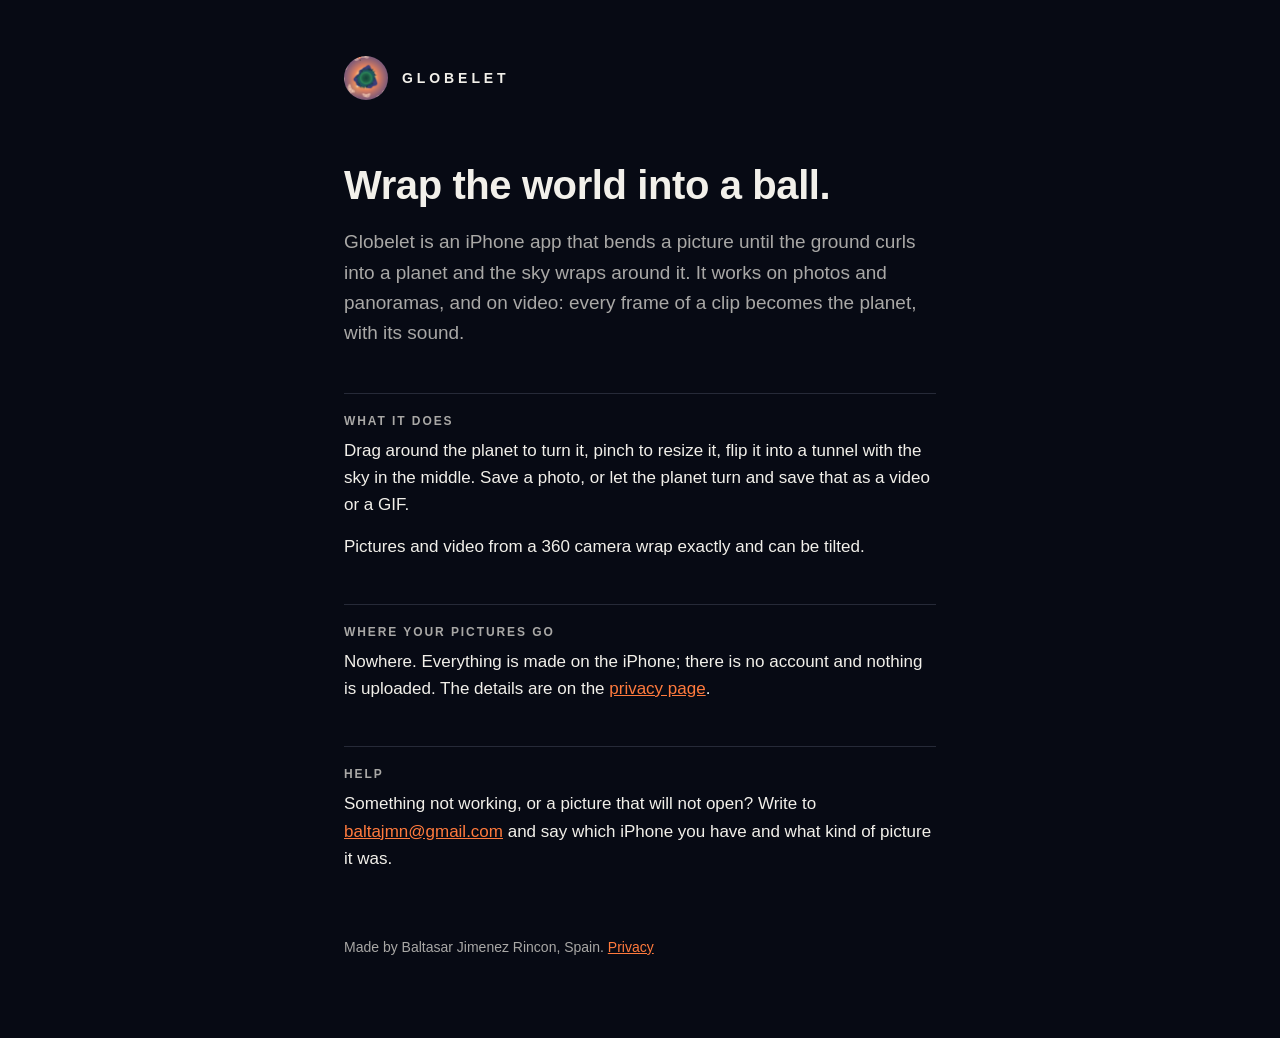
<file: index.html>
<!doctype html>
<html lang="en">
<meta charset="utf-8">
<meta name="viewport" content="width=device-width, initial-scale=1">
<title>Globelet: tiny planets from photos and video</title>
<meta name="description" content="Globelet for iPhone wraps a photo, a panorama, a 360 picture or a whole video into a tiny planet you can turn, tilt and save.">
<link rel="stylesheet" href="/assets/site.css">
<div class="wrap">
  <a class="mark" href="/"><img src="/assets/icon-180.png" alt="">GLOBELET</a>
  <h1>Wrap the world into a ball.</h1>
  <p class="lead">Globelet is an iPhone app that bends a picture until the ground curls into a planet and the sky wraps around it. It works on photos and panoramas, and on video: every frame of a clip becomes the planet, with its sound.</p>
  <h2>What it does</h2>
  <p>Drag around the planet to turn it, pinch to resize it, flip it into a tunnel with the sky in the middle. Save a photo, or let the planet turn and save that as a video or a GIF.</p>
  <p>Pictures and video from a 360 camera wrap exactly and can be tilted.</p>
  <h2>Where your pictures go</h2>
  <p>Nowhere. Everything is made on the iPhone; there is no account and nothing is uploaded. The details are on the <a href="/privacy/">privacy page</a>.</p>
  <h2>Help</h2>
  <p>Something not working, or a picture that will not open? Write to <a href="mailto:baltajmn@gmail.com?subject=Globelet">baltajmn@gmail.com</a> and say which iPhone you have and what kind of picture it was.</p>
  <footer>Made by Baltasar Jimenez Rincon, Spain. <a href="/privacy/">Privacy</a></footer>
</div>
</html>
</file>
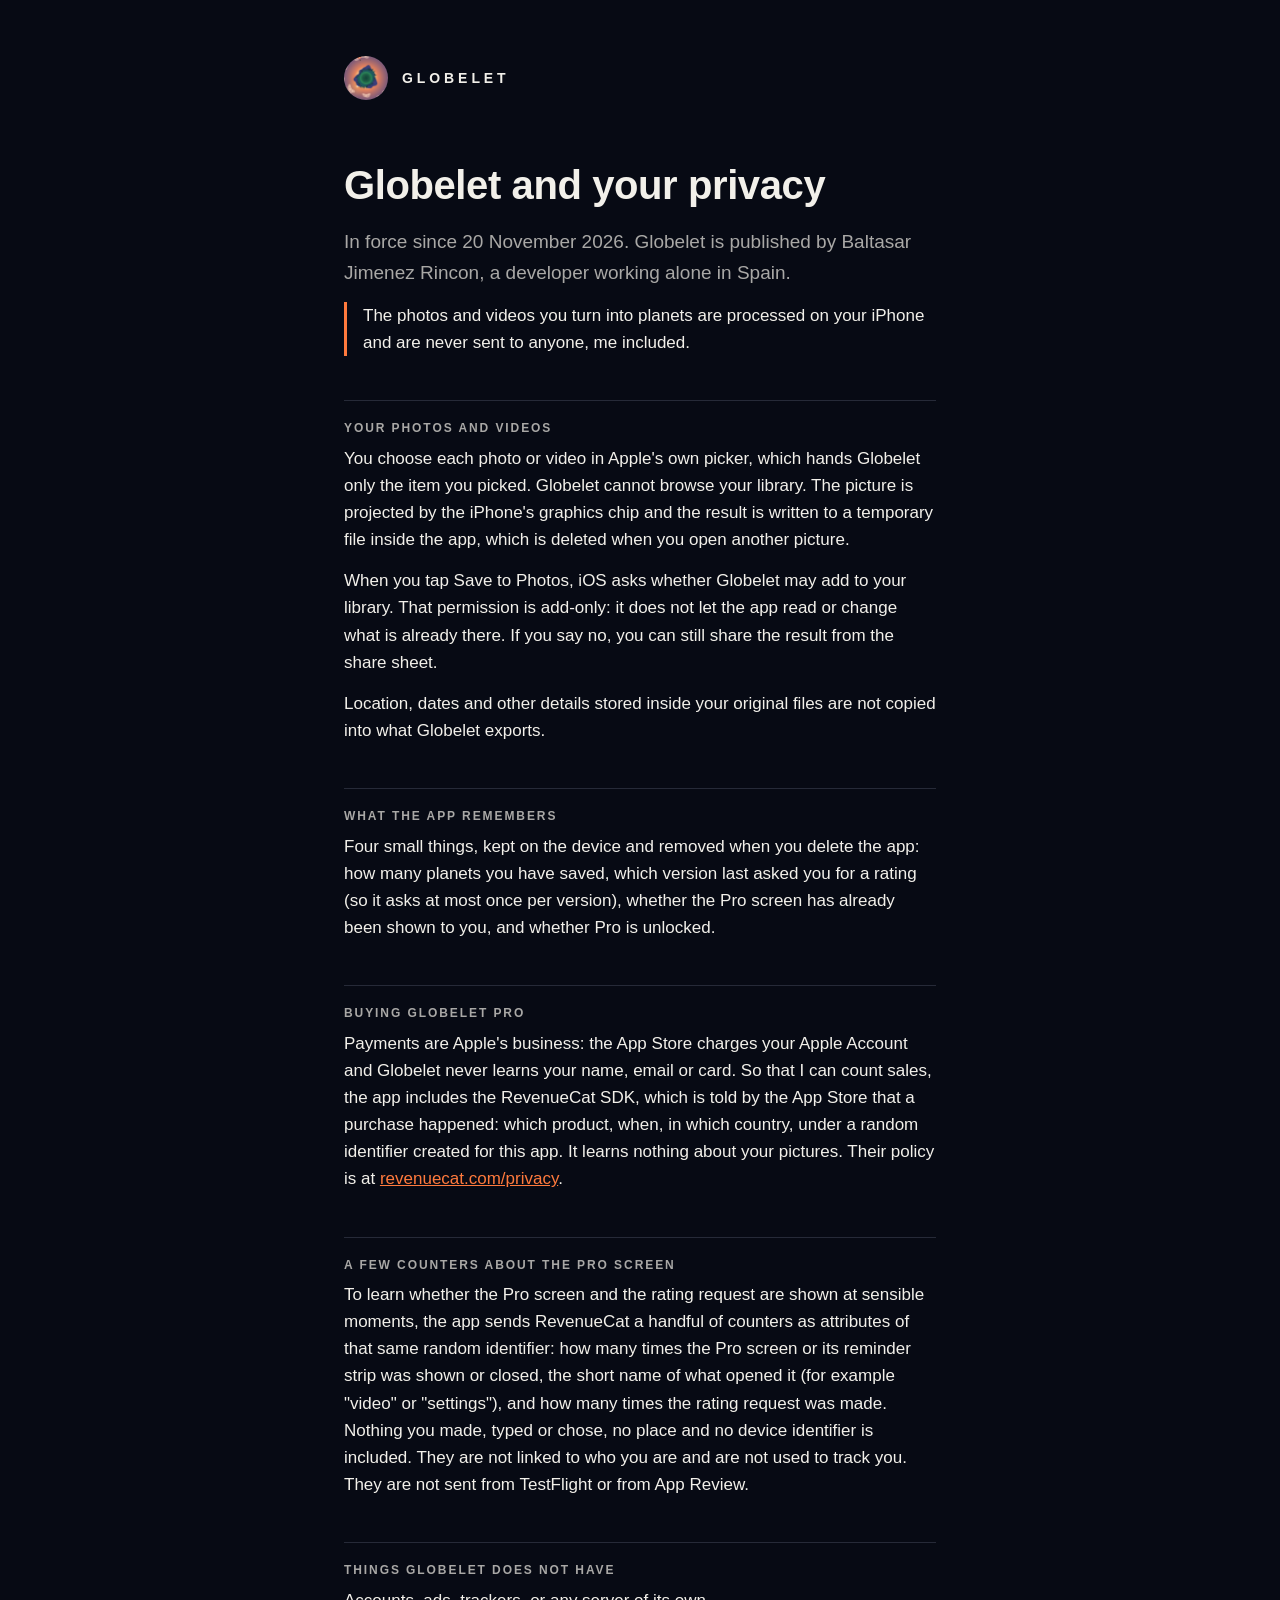
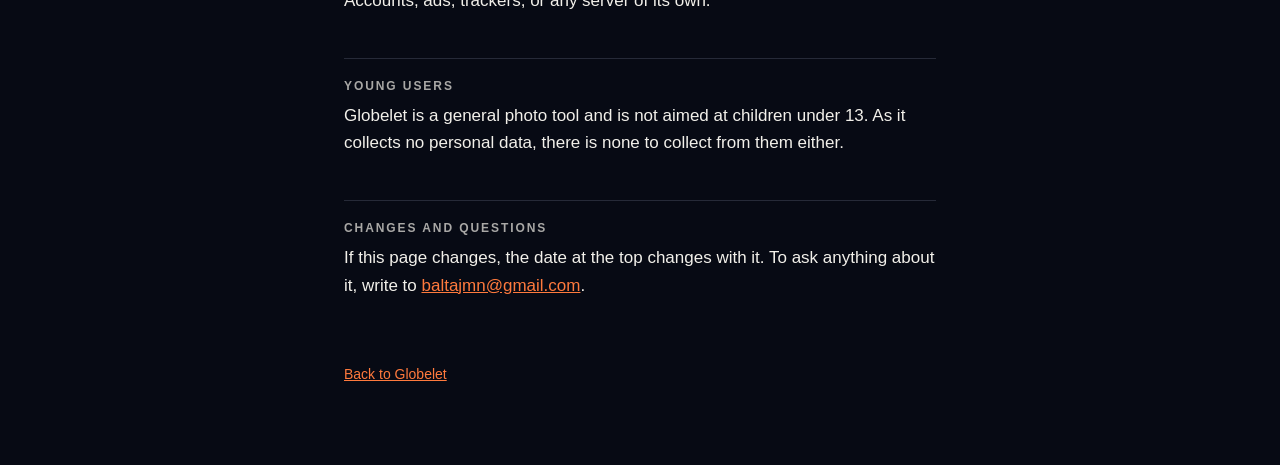
<file: privacy/index.html>
<!doctype html>
<html lang="en">
<meta charset="utf-8">
<meta name="viewport" content="width=device-width, initial-scale=1">
<title>Globelet and your privacy</title>
<link rel="stylesheet" href="/assets/site.css">
<div class="wrap">
  <a class="mark" href="/"><img src="/assets/icon-180.png" alt="">GLOBELET</a>
  <h1>Globelet and your privacy</h1>
  <p class="lead">In force since 20 November 2026. Globelet is published by Baltasar Jimenez Rincon, a developer working alone in Spain.</p>
  <p class="short">The photos and videos you turn into planets are processed on your iPhone and are never sent to anyone, me included.</p>
  <h2>Your photos and videos</h2>
  <p>You choose each photo or video in Apple's own picker, which hands Globelet only the item you picked. Globelet cannot browse your library. The picture is projected by the iPhone's graphics chip and the result is written to a temporary file inside the app, which is deleted when you open another picture.</p>
  <p>When you tap Save to Photos, iOS asks whether Globelet may add to your library. That permission is add-only: it does not let the app read or change what is already there. If you say no, you can still share the result from the share sheet.</p>
  <p>Location, dates and other details stored inside your original files are not copied into what Globelet exports.</p>
  <h2>What the app remembers</h2>
  <p>Four small things, kept on the device and removed when you delete the app: how many planets you have saved, which version last asked you for a rating (so it asks at most once per version), whether the Pro screen has already been shown to you, and whether Pro is unlocked.</p>
  <h2>Buying Globelet Pro</h2>
  <p>Payments are Apple's business: the App Store charges your Apple Account and Globelet never learns your name, email or card. So that I can count sales, the app includes the RevenueCat SDK, which is told by the App Store that a purchase happened: which product, when, in which country, under a random identifier created for this app. It learns nothing about your pictures. Their policy is at <a href="https://www.revenuecat.com/privacy">revenuecat.com/privacy</a>.</p>
  <h2>A few counters about the Pro screen</h2>
  <p>To learn whether the Pro screen and the rating request are shown at sensible moments, the app sends RevenueCat a handful of counters as attributes of that same random identifier: how many times the Pro screen or its reminder strip was shown or closed, the short name of what opened it (for example "video" or "settings"), and how many times the rating request was made. Nothing you made, typed or chose, no place and no device identifier is included. They are not linked to who you are and are not used to track you. They are not sent from TestFlight or from App Review.</p>
  <h2>Things Globelet does not have</h2>
  <p>Accounts, ads, trackers, or any server of its own.</p>
  <h2>Young users</h2>
  <p>Globelet is a general photo tool and is not aimed at children under 13. As it collects no personal data, there is none to collect from them either.</p>
  <h2>Changes and questions</h2>
  <p>If this page changes, the date at the top changes with it. To ask anything about it, write to <a href="mailto:baltajmn@gmail.com?subject=Globelet%20privacy">baltajmn@gmail.com</a>.</p>
  <footer><a href="/">Back to Globelet</a></footer>
</div>
</html>
</file>
<file: assets/site.css>
:root { --night: #070a14; --text: #f2f0ea; --dim: #a9a8a6; --ember: #ff7a3d; --rule: #262a38; }
* { box-sizing: border-box; }
body { margin: 0; background: var(--night); color: var(--text); font: 17px/1.6 -apple-system, "Helvetica Neue", Arial, sans-serif; }
.wrap { max-width: 640px; margin: 0 auto; padding: 56px 24px 80px; }
.mark { display: flex; align-items: center; gap: 14px; text-decoration: none; color: var(--text); font-weight: 800; letter-spacing: .28em; font-size: 14px; }
.mark img { width: 44px; height: 44px; border-radius: 50%; }
h1 { font-size: 40px; line-height: 1.08; font-weight: 800; font-stretch: expanded; margin: 64px 0 20px; letter-spacing: -.01em; }
h2 { font-size: 12px; letter-spacing: .16em; text-transform: uppercase; color: var(--dim); font-weight: 600; margin: 44px 0 6px; padding-top: 18px; border-top: 1px solid var(--rule); }
p { margin: 0 0 14px; }
.lead { color: var(--dim); font-size: 19px; }
a { color: var(--ember); }
.go { display: inline-block; margin-top: 18px; padding: 15px 22px; border-radius: 4px; background: var(--ember); color: var(--night); font-weight: 700; text-decoration: none; }
.short { border-left: 3px solid var(--ember); padding-left: 16px; }
footer { margin-top: 64px; color: var(--dim); font-size: 14px; }
</file>
